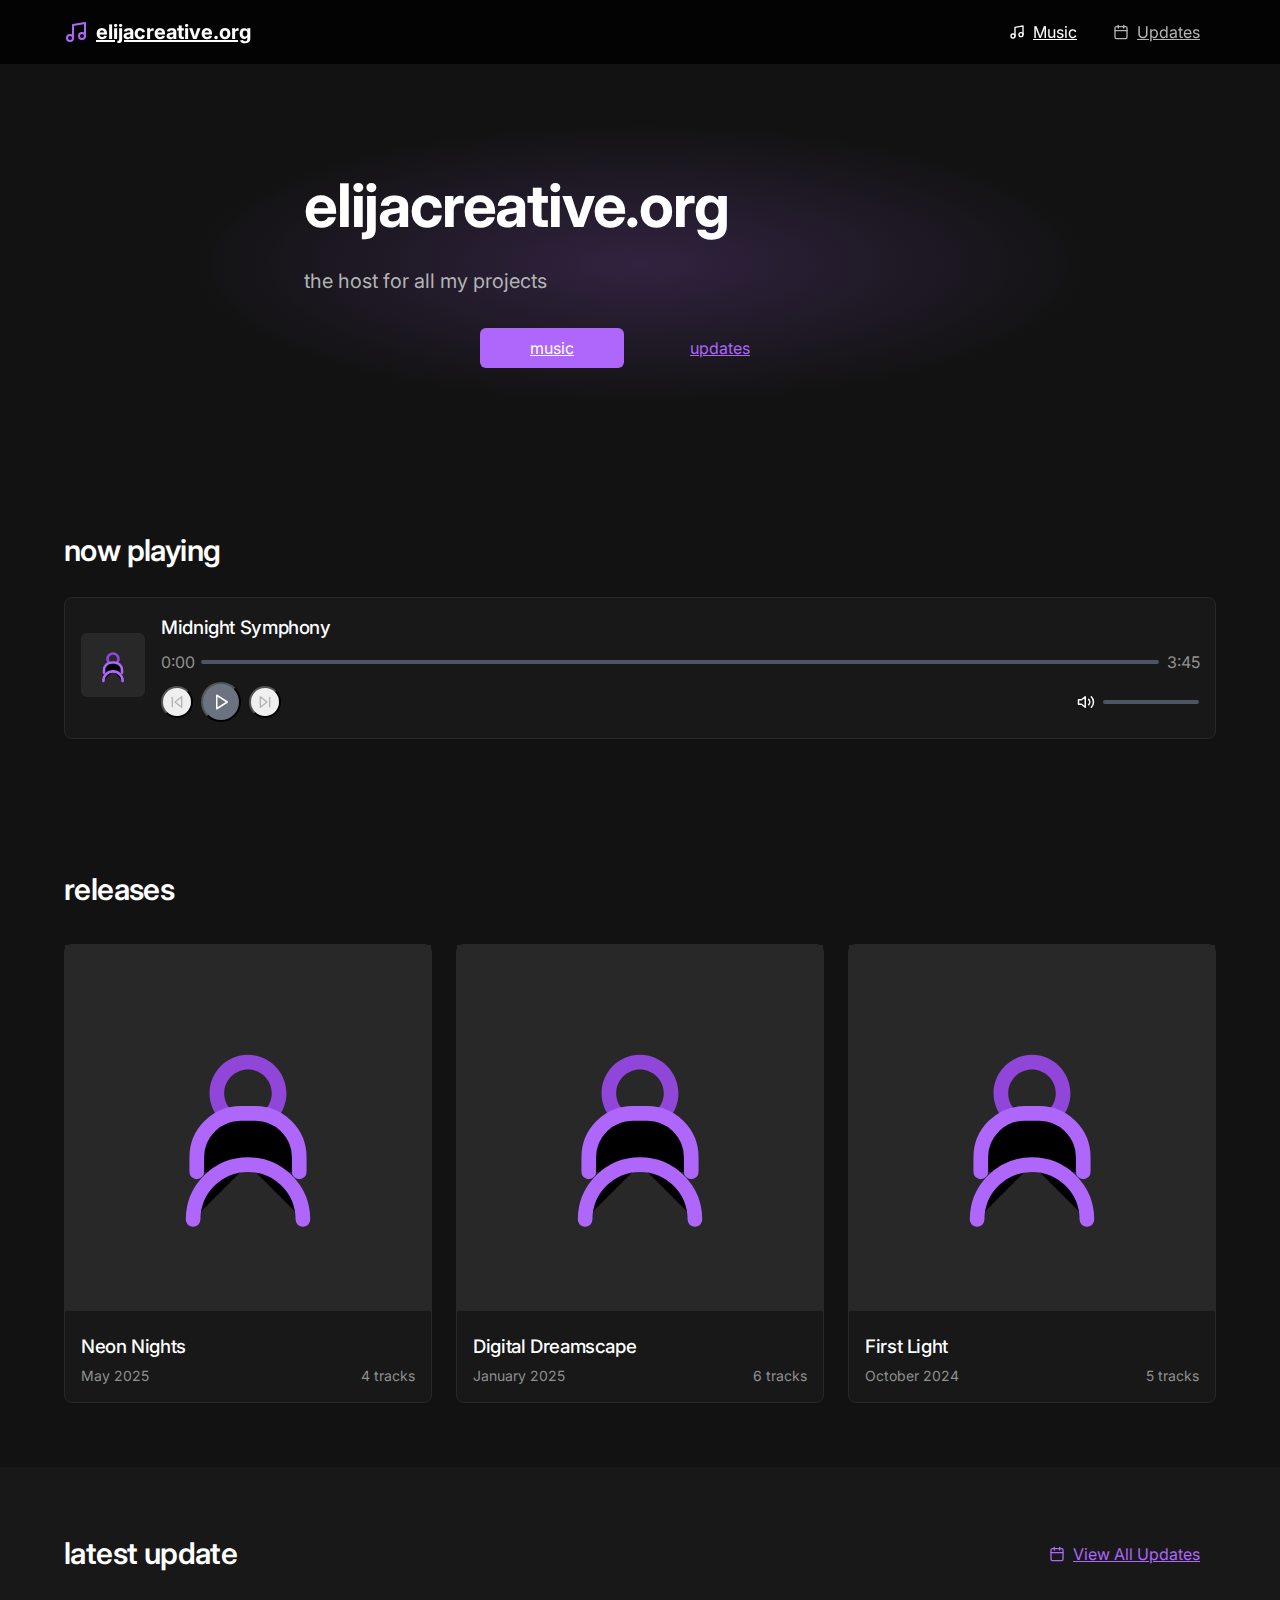
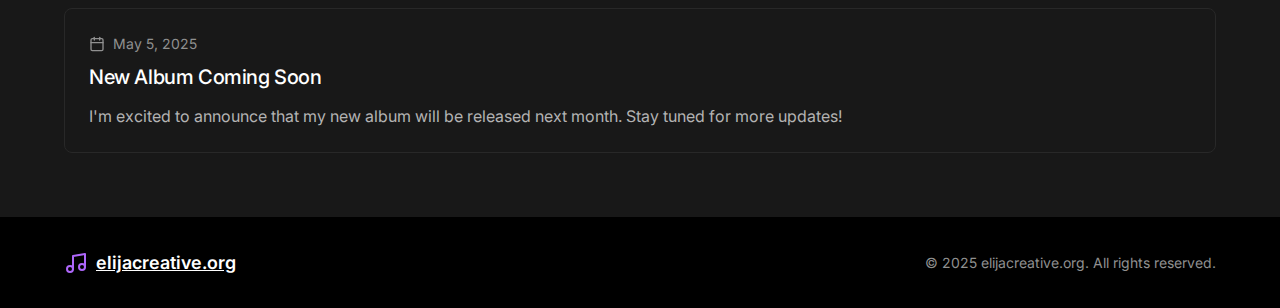
<file: static/index.html>
<!DOCTYPE html>
<html lang="en">
  <head>
    <meta charset="UTF-8" />
    <meta name="viewport" content="width=device-width, initial-scale=1.0" />
    <title>elijacreative.org - Music</title>
    <meta name="description" content="elijacreative.org - the host for all my projects" />
    <link rel="stylesheet" href="https://fonts.googleapis.com/css2?family=Inter:wght@300;400;500;600;700&display=swap">
    <link rel="stylesheet" href="css/styles.css">
  </head>
  <body class="bg-music-900 text-foreground font-sans">
    <div id="app" class="flex flex-col min-h-screen">
      <!-- Navigation -->
      <header class="sticky top-0 z-40 bg-black/80 backdrop-blur-lg border-b border-music-700">
        <div class="music-container flex items-center justify-between h-16">
          <div class="flex items-center">
            <a href="index.html" class="flex items-center space-x-2 text-xl font-bold text-white">
              <svg xmlns="http://www.w3.org/2000/svg" width="24" height="24" viewBox="0 0 24 24" fill="none" stroke="currentColor" stroke-width="2" stroke-linecap="round" stroke-linejoin="round" class="h-6 w-6 text-music-accent">
                <path d="M9 18V5l12-2v13"></path>
                <circle cx="6" cy="18" r="3"></circle>
                <circle cx="18" cy="16" r="3"></circle>
              </svg>
              <span>elijacreative.org</span>
            </a>
          </div>
          <!-- Desktop navigation -->
          <nav class="hidden md:flex items-center space-x-1">
            <a href="index.html" class="flex items-center text-white hover:bg-music-700 px-4 py-2 rounded-md">
              <svg xmlns="http://www.w3.org/2000/svg" width="16" height="16" viewBox="0 0 24 24" fill="none" stroke="currentColor" stroke-width="2" stroke-linecap="round" stroke-linejoin="round" class="w-4 h-4 mr-2">
                <path d="M9 18V5l12-2v13"></path>
                <circle cx="6" cy="18" r="3"></circle>
                <circle cx="18" cy="16" r="3"></circle>
              </svg>
              Music
            </a>
            <a href="updates.html" class="flex items-center text-music-300 hover:text-white hover:bg-music-700 px-4 py-2 rounded-md">
              <svg xmlns="http://www.w3.org/2000/svg" width="16" height="16" viewBox="0 0 24 24" fill="none" stroke="currentColor" stroke-width="2" stroke-linecap="round" stroke-linejoin="round" class="w-4 h-4 mr-2">
                <rect x="3" y="4" width="18" height="18" rx="2" ry="2"></rect>
                <line x1="16" y1="2" x2="16" y2="6"></line>
                <line x1="8" y1="2" x2="8" y2="6"></line>
                <line x1="3" y1="10" x2="21" y2="10"></line>
              </svg>
              Updates
            </a>
          </nav>

          <!-- Mobile menu button -->
          <div class="md:hidden">
            <button id="mobile-menu-button" class="text-music-300 hover:text-white p-2">
              <svg xmlns="http://www.w3.org/2000/svg" width="24" height="24" viewBox="0 0 24 24" fill="none" stroke="currentColor" stroke-width="2" stroke-linecap="round" stroke-linejoin="round">
                <line x1="3" y1="12" x2="21" y2="12"></line>
                <line x1="3" y1="6" x2="21" y2="6"></line>
                <line x1="3" y1="18" x2="21" y2="18"></line>
              </svg>
            </button>
          </div>

          <!-- Mobile navigation -->
          <div id="mobile-menu" class="md:hidden fixed inset-0 z-50 bg-black/90 backdrop-blur-lg hidden">
            <div class="flex justify-end p-4">
              <button id="close-mobile-menu" class="text-music-300 hover:text-white p-2">
                <svg xmlns="http://www.w3.org/2000/svg" width="24" height="24" viewBox="0 0 24 24" fill="none" stroke="currentColor" stroke-width="2" stroke-linecap="round" stroke-linejoin="round">
                  <line x1="18" y1="6" x2="6" y2="18"></line>
                  <line x1="6" y1="6" x2="18" y2="18"></line>
                </svg>
              </button>
            </div>
            <nav class="flex flex-col items-center justify-center h-full space-y-8">
              <a href="index.html" class="flex items-center text-2xl font-medium text-white hover:text-white transition-colors">
                <svg xmlns="http://www.w3.org/2000/svg" width="24" height="24" viewBox="0 0 24 24" fill="none" stroke="currentColor" stroke-width="2" stroke-linecap="round" stroke-linejoin="round" class="mr-3">
                  <path d="M9 18V5l12-2v13"></path>
                  <circle cx="6" cy="18" r="3"></circle>
                  <circle cx="18" cy="16" r="3"></circle>
                </svg>
                Music
              </a>
              <a href="updates.html" class="flex items-center text-2xl font-medium text-music-300 hover:text-white transition-colors">
                <svg xmlns="http://www.w3.org/2000/svg" width="24" height="24" viewBox="0 0 24 24" fill="none" stroke="currentColor" stroke-width="2" stroke-linecap="round" stroke-linejoin="round" class="mr-3">
                  <rect x="3" y="4" width="18" height="18" rx="2" ry="2"></rect>
                  <line x1="16" y1="2" x2="16" y2="6"></line>
                  <line x1="8" y1="2" x2="8" y2="6"></line>
                  <line x1="3" y1="10" x2="21" y2="10"></line>
                </svg>
                Updates
              </a>
            </nav>
          </div>
        </div>
      </header>

      <!-- Main Content -->
      <main class="flex-grow">
        <!-- Hero section -->
        <section class="relative bg-gradient-radial from-music-accent/20 via-transparent to-transparent">
          <div class="music-container py-16 md:py-24">
            <div class="max-w-2xl mx-auto text-center">
              <h1 class="text-4xl md:text-5xl lg:text-6xl font-bold mb-4 text-white animate-fade-in">elijacreative.org</h1>
              <p class="text-xl text-music-300 mb-8 animate-fade-in animation-delay-200">the host for all my projects</p>
              <div class="flex justify-center space-x-4 animate-fade-in animation-delay-400">
                <a href="#" class="bg-music-accent hover:bg-music-accent-hover text-white px-[50px] h-10 flex items-center justify-center rounded-md">music</a>
                <a href="updates.html" class="border-music-accent text-music-accent hover:bg-music-accent/10 px-[50px] h-10 flex items-center justify-center rounded-md border">updates</a>
              </div>
            </div>
          </div>
          <!-- Decorative elements -->
          <div class="absolute top-1/4 left-1/3 w-64 h-64 rounded-full bg-music-accent/10 blur-3xl -z-10"></div>
          <div class="absolute bottom-1/3 right-1/4 w-48 h-48 rounded-full bg-music-secondary/10 blur-3xl -z-10"></div>
        </section>

        <!-- Featured music player -->
        <section class="music-container py-16">
          <h2 class="text-2xl md:text-3xl font-semibold mb-6 text-white">now playing</h2>
          <div class="music-card p-4 w-full">
            <div class="flex items-center space-x-4">
              <div class="flex-shrink-0">
                <img 
                  src="placeholder.svg" 
                  alt="Midnight Symphony"
                  class="w-16 h-16 object-cover rounded-md"
                >
              </div>
              <div class="flex-grow">
                <h3 class="text-white font-medium truncate">Midnight Symphony</h3>
                <div class="flex items-center mt-2">
                  <span class="text-xs text-music-400 w-8">0:00</span>
                  <div class="mx-2 w-full bg-gray-600 h-1 rounded-full">
                    <div class="bg-white h-1 rounded-full" style="width: 0%"></div>
                  </div>
                  <span class="text-xs text-music-400 w-8">3:45</span>
                </div>
                <div class="flex items-center justify-between mt-2">
                  <div class="flex items-center space-x-2">
                    <button class="text-music-300 hover:text-white hover:bg-music-700 rounded-full h-8 w-8 flex items-center justify-center">
                      <svg xmlns="http://www.w3.org/2000/svg" width="16" height="16" viewBox="0 0 24 24" fill="none" stroke="currentColor" stroke-width="2" stroke-linecap="round" stroke-linejoin="round">
                        <polygon points="19 20 9 12 19 4 19 20"></polygon>
                        <line x1="5" y1="19" x2="5" y2="5"></line>
                      </svg>
                    </button>
                    <button id="play-button" class="bg-gray-500 hover:bg-gray-600 text-white rounded-full h-10 w-10 flex items-center justify-center">
                      <svg xmlns="http://www.w3.org/2000/svg" width="18" height="18" viewBox="0 0 24 24" fill="none" stroke="currentColor" stroke-width="2" stroke-linecap="round" stroke-linejoin="round" class="ml-0.5">
                        <polygon points="5 3 19 12 5 21 5 3"></polygon>
                      </svg>
                    </button>
                    <button class="text-music-300 hover:text-white hover:bg-music-700 rounded-full h-8 w-8 flex items-center justify-center">
                      <svg xmlns="http://www.w3.org/2000/svg" width="16" height="16" viewBox="0 0 24 24" fill="none" stroke="currentColor" stroke-width="2" stroke-linecap="round" stroke-linejoin="round">
                        <polygon points="5 4 15 12 5 20 5 4"></polygon>
                        <line x1="19" y1="5" x2="19" y2="19"></line>
                      </svg>
                    </button>
                  </div>
                  <div class="flex items-center space-x-2">
                    <svg xmlns="http://www.w3.org/2000/svg" width="18" height="18" viewBox="0 0 24 24" fill="none" stroke="currentColor" stroke-width="2" stroke-linecap="round" stroke-linejoin="round">
                      <polygon points="11 5 6 9 2 9 2 15 6 15 11 19 11 5"></polygon>
                      <path d="M19.07 4.93a10 10 0 0 1 0 14.14M15.54 8.46a5 5 0 0 1 0 7.07"></path>
                    </svg>
                    <div class="w-24 bg-gray-600 h-1 rounded-full">
                      <div class="bg-white h-1 rounded-full" style="width: 70%"></div>
                    </div>
                  </div>
                </div>
              </div>
            </div>
          </div>
        </section>

        <!-- Music releases -->
        <section class="music-container py-16">
          <div class="flex justify-between items-center mb-8">
            <h2 class="text-2xl md:text-3xl font-semibold text-white">releases</h2>
          </div>
          <div class="grid grid-cols-1 sm:grid-cols-2 lg:grid-cols-3 gap-6">
            <div class="music-card overflow-hidden group">
              <div class="relative">
                <img src="placeholder.svg" alt="Neon Nights" class="w-full aspect-square object-cover">
                <div class="absolute inset-0 bg-black/60 opacity-0 group-hover:opacity-100 flex items-center justify-center transition-opacity duration-300">
                  <button class="bg-music-accent hover:bg-music-accent-hover rounded-full px-4 py-2 text-white flex items-center">
                    <svg xmlns="http://www.w3.org/2000/svg" width="16" height="16" viewBox="0 0 24 24" fill="none" stroke="currentColor" stroke-width="2" stroke-linecap="round" stroke-linejoin="round" class="mr-1">
                      <polygon points="5 3 19 12 5 21 5 3"></polygon>
                    </svg>
                    Play
                  </button>
                </div>
              </div>
              <div class="p-4">
                <h3 class="text-white font-medium truncate">Neon Nights</h3>
                <div class="flex justify-between mt-1">
                  <span class="text-sm text-music-400">May 2025</span>
                  <span class="text-sm text-music-400">4 tracks</span>
                </div>
              </div>
            </div>
            <div class="music-card overflow-hidden group">
              <div class="relative">
                <img src="placeholder.svg" alt="Digital Dreamscape" class="w-full aspect-square object-cover">
                <div class="absolute inset-0 bg-black/60 opacity-0 group-hover:opacity-100 flex items-center justify-center transition-opacity duration-300">
                  <button class="bg-music-accent hover:bg-music-accent-hover rounded-full px-4 py-2 text-white flex items-center">
                    <svg xmlns="http://www.w3.org/2000/svg" width="16" height="16" viewBox="0 0 24 24" fill="none" stroke="currentColor" stroke-width="2" stroke-linecap="round" stroke-linejoin="round" class="mr-1">
                      <polygon points="5 3 19 12 5 21 5 3"></polygon>
                    </svg>
                    Play
                  </button>
                </div>
              </div>
              <div class="p-4">
                <h3 class="text-white font-medium truncate">Digital Dreamscape</h3>
                <div class="flex justify-between mt-1">
                  <span class="text-sm text-music-400">January 2025</span>
                  <span class="text-sm text-music-400">6 tracks</span>
                </div>
              </div>
            </div>
            <div class="music-card overflow-hidden group">
              <div class="relative">
                <img src="placeholder.svg" alt="First Light" class="w-full aspect-square object-cover">
                <div class="absolute inset-0 bg-black/60 opacity-0 group-hover:opacity-100 flex items-center justify-center transition-opacity duration-300">
                  <button class="bg-music-accent hover:bg-music-accent-hover rounded-full px-4 py-2 text-white flex items-center">
                    <svg xmlns="http://www.w3.org/2000/svg" width="16" height="16" viewBox="0 0 24 24" fill="none" stroke="currentColor" stroke-width="2" stroke-linecap="round" stroke-linejoin="round" class="mr-1">
                      <polygon points="5 3 19 12 5 21 5 3"></polygon>
                    </svg>
                    Play
                  </button>
                </div>
              </div>
              <div class="p-4">
                <h3 class="text-white font-medium truncate">First Light</h3>
                <div class="flex justify-between mt-1">
                  <span class="text-sm text-music-400">October 2024</span>
                  <span class="text-sm text-music-400">5 tracks</span>
                </div>
              </div>
            </div>
          </div>
        </section>

        <!-- Latest update preview -->
        <section class="bg-music-800 border-y border-music-700 py-16">
          <div class="music-container">
            <div class="flex flex-col md:flex-row justify-between items-start md:items-center mb-8">
              <h2 class="text-2xl md:text-3xl font-semibold text-white mb-4 md:mb-0">latest update</h2>
              <a href="updates.html" class="border-music-accent text-music-accent hover:bg-music-accent/10 border px-4 py-2 rounded-md flex items-center">
                <svg xmlns="http://www.w3.org/2000/svg" width="16" height="16" viewBox="0 0 24 24" fill="none" stroke="currentColor" stroke-width="2" stroke-linecap="round" stroke-linejoin="round" class="mr-2">
                  <rect x="3" y="4" width="18" height="18" rx="2" ry="2"></rect>
                  <line x1="16" y1="2" x2="16" y2="6"></line>
                  <line x1="8" y1="2" x2="8" y2="6"></line>
                  <line x1="3" y1="10" x2="21" y2="10"></line>
                </svg>
                View All Updates
              </a>
            </div>
            
            <div class="music-card p-6">
              <div class="flex items-center space-x-2 text-music-400 mb-2">
                <svg xmlns="http://www.w3.org/2000/svg" width="16" height="16" viewBox="0 0 24 24" fill="none" stroke="currentColor" stroke-width="2" stroke-linecap="round" stroke-linejoin="round">
                  <rect x="3" y="4" width="18" height="18" rx="2" ry="2"></rect>
                  <line x1="16" y1="2" x2="16" y2="6"></line>
                  <line x1="8" y1="2" x2="8" y2="6"></line>
                  <line x1="3" y1="10" x2="21" y2="10"></line>
                </svg>
                <span class="text-sm">May 5, 2025</span>
              </div>
              <h3 class="text-xl font-medium text-white mb-3">New Album Coming Soon</h3>
              <p class="text-music-300">I'm excited to announce that my new album will be released next month. Stay tuned for more updates!</p>
            </div>
          </div>
        </section>
      </main>

      <!-- Footer -->
      <footer class="bg-black py-8 border-t border-music-700">
        <div class="music-container">
          <div class="flex flex-col md:flex-row justify-between items-center">
            <div class="flex items-center mb-4 md:mb-0">
              <a href="index.html" class="flex items-center text-white">
                <svg xmlns="http://www.w3.org/2000/svg" width="24" height="24" viewBox="0 0 24 24" fill="none" stroke="currentColor" stroke-width="2" stroke-linecap="round" stroke-linejoin="round" class="text-music-accent mr-2">
                  <path d="M9 18V5l12-2v13"></path>
                  <circle cx="6" cy="18" r="3"></circle>
                  <circle cx="18" cy="16" r="3"></circle>
                </svg>
                <span class="text-lg font-semibold">elijacreative.org</span>
              </a>
            </div>
            <div>
              <p class="text-sm text-music-400">&copy; 2025 elijacreative.org. All rights reserved.</p>
            </div>
          </div>
        </div>
      </footer>
    </div>

    <script src="js/main.js"></script>
  </body>
</html>
</file>
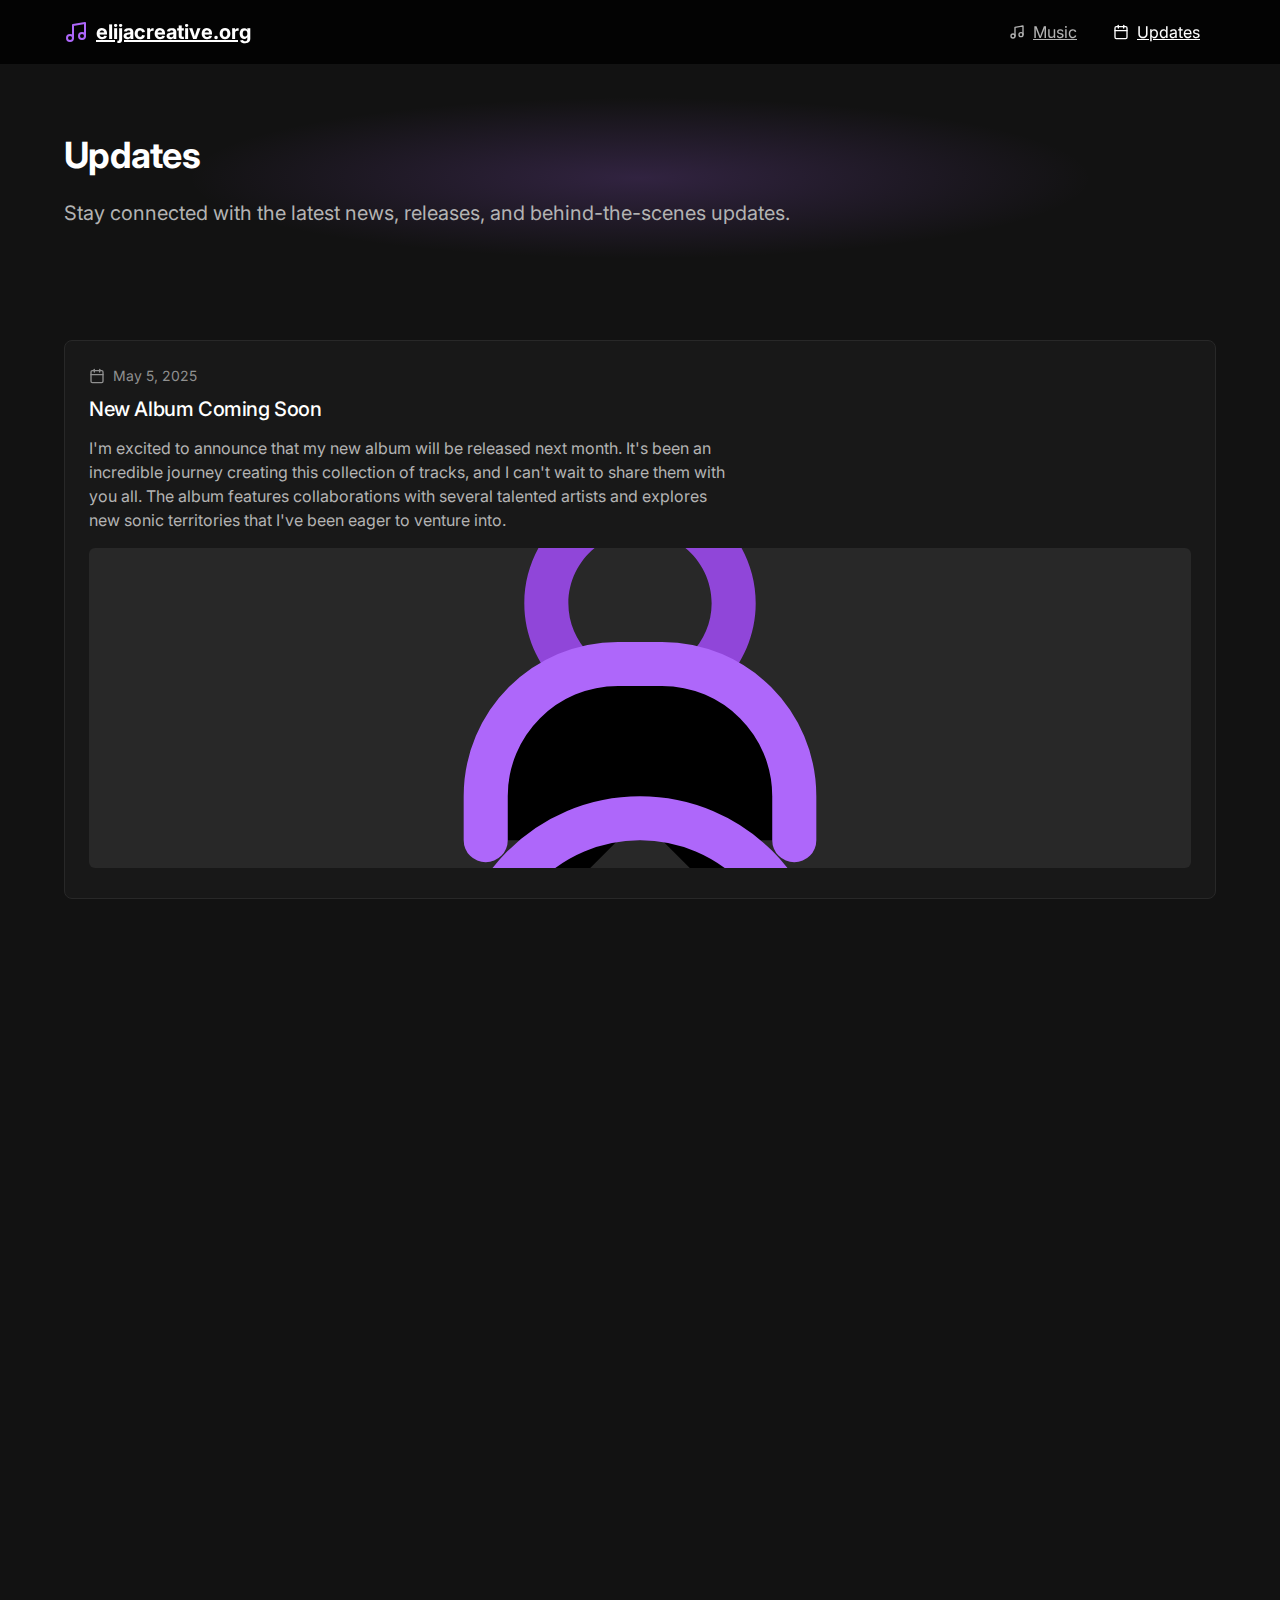
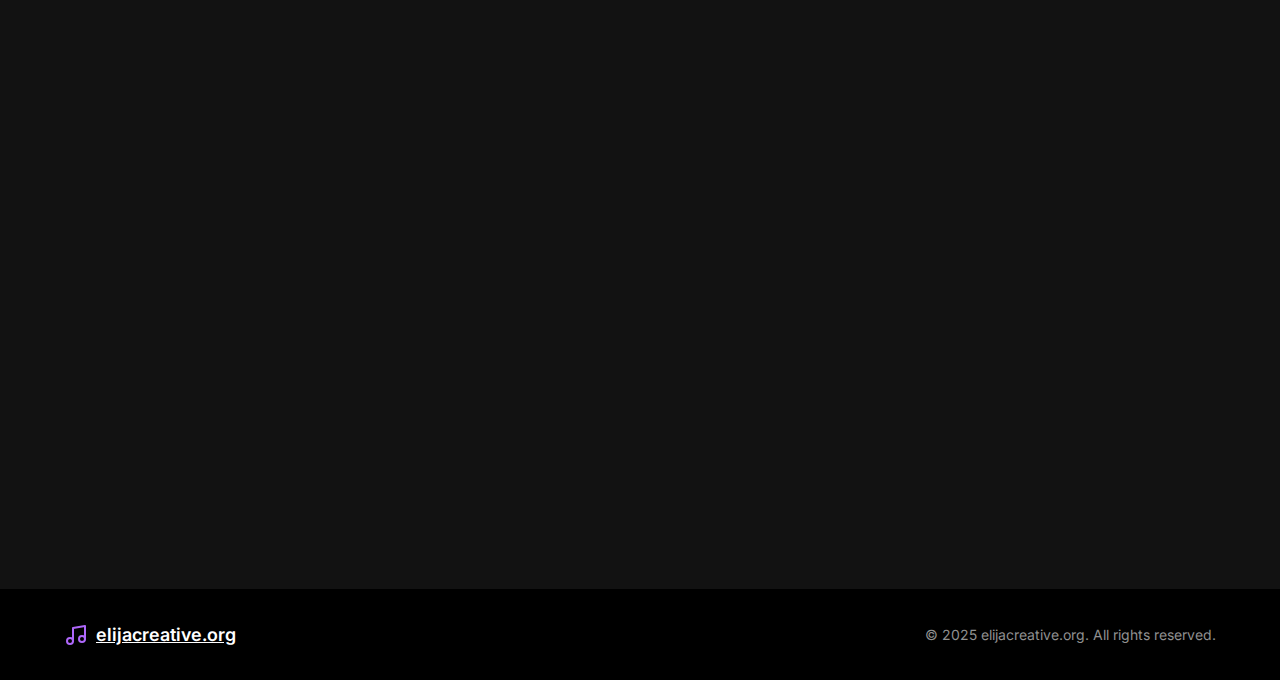
<file: static/updates.html>
<!DOCTYPE html>
<html lang="en">
  <head>
    <meta charset="UTF-8" />
    <meta name="viewport" content="width=device-width, initial-scale=1.0" />
    <title>Updates - elijacreative.org</title>
    <meta name="description" content="Latest updates and news from elijacreative.org" />
    <link rel="stylesheet" href="https://fonts.googleapis.com/css2?family=Inter:wght@300;400;500;600;700&display=swap">
    <link rel="stylesheet" href="css/styles.css">
  </head>
  <body class="bg-music-900 text-foreground font-sans">
    <div id="app" class="flex flex-col min-h-screen">
      <!-- Navigation -->
      <header class="sticky top-0 z-40 bg-black/80 backdrop-blur-lg border-b border-music-700">
        <div class="music-container flex items-center justify-between h-16">
          <div class="flex items-center">
            <a href="index.html" class="flex items-center space-x-2 text-xl font-bold text-white">
              <svg xmlns="http://www.w3.org/2000/svg" width="24" height="24" viewBox="0 0 24 24" fill="none" stroke="currentColor" stroke-width="2" stroke-linecap="round" stroke-linejoin="round" class="h-6 w-6 text-music-accent">
                <path d="M9 18V5l12-2v13"></path>
                <circle cx="6" cy="18" r="3"></circle>
                <circle cx="18" cy="16" r="3"></circle>
              </svg>
              <span>elijacreative.org</span>
            </a>
          </div>
          <!-- Desktop navigation -->
          <nav class="hidden md:flex items-center space-x-1">
            <a href="index.html" class="flex items-center text-music-300 hover:text-white hover:bg-music-700 px-4 py-2 rounded-md">
              <svg xmlns="http://www.w3.org/2000/svg" width="16" height="16" viewBox="0 0 24 24" fill="none" stroke="currentColor" stroke-width="2" stroke-linecap="round" stroke-linejoin="round" class="w-4 h-4 mr-2">
                <path d="M9 18V5l12-2v13"></path>
                <circle cx="6" cy="18" r="3"></circle>
                <circle cx="18" cy="16" r="3"></circle>
              </svg>
              Music
            </a>
            <a href="updates.html" class="flex items-center text-white hover:bg-music-700 px-4 py-2 rounded-md">
              <svg xmlns="http://www.w3.org/2000/svg" width="16" height="16" viewBox="0 0 24 24" fill="none" stroke="currentColor" stroke-width="2" stroke-linecap="round" stroke-linejoin="round" class="w-4 h-4 mr-2">
                <rect x="3" y="4" width="18" height="18" rx="2" ry="2"></rect>
                <line x1="16" y1="2" x2="16" y2="6"></line>
                <line x1="8" y1="2" x2="8" y2="6"></line>
                <line x1="3" y1="10" x2="21" y2="10"></line>
              </svg>
              Updates
            </a>
          </nav>

          <!-- Mobile menu button -->
          <div class="md:hidden">
            <button id="mobile-menu-button" class="text-music-300 hover:text-white p-2">
              <svg xmlns="http://www.w3.org/2000/svg" width="24" height="24" viewBox="0 0 24 24" fill="none" stroke="currentColor" stroke-width="2" stroke-linecap="round" stroke-linejoin="round">
                <line x1="3" y1="12" x2="21" y2="12"></line>
                <line x1="3" y1="6" x2="21" y2="6"></line>
                <line x1="3" y1="18" x2="21" y2="18"></line>
              </svg>
            </button>
          </div>

          <!-- Mobile navigation -->
          <div id="mobile-menu" class="md:hidden fixed inset-0 z-50 bg-black/90 backdrop-blur-lg hidden">
            <div class="flex justify-end p-4">
              <button id="close-mobile-menu" class="text-music-300 hover:text-white p-2">
                <svg xmlns="http://www.w3.org/2000/svg" width="24" height="24" viewBox="0 0 24 24" fill="none" stroke="currentColor" stroke-width="2" stroke-linecap="round" stroke-linejoin="round">
                  <line x1="18" y1="6" x2="6" y2="18"></line>
                  <line x1="6" y1="6" x2="18" y2="18"></line>
                </svg>
              </button>
            </div>
            <nav class="flex flex-col items-center justify-center h-full space-y-8">
              <a href="index.html" class="flex items-center text-2xl font-medium text-music-300 hover:text-white transition-colors">
                <svg xmlns="http://www.w3.org/2000/svg" width="24" height="24" viewBox="0 0 24 24" fill="none" stroke="currentColor" stroke-width="2" stroke-linecap="round" stroke-linejoin="round" class="mr-3">
                  <path d="M9 18V5l12-2v13"></path>
                  <circle cx="6" cy="18" r="3"></circle>
                  <circle cx="18" cy="16" r="3"></circle>
                </svg>
                Music
              </a>
              <a href="updates.html" class="flex items-center text-2xl font-medium text-white hover:text-white transition-colors">
                <svg xmlns="http://www.w3.org/2000/svg" width="24" height="24" viewBox="0 0 24 24" fill="none" stroke="currentColor" stroke-width="2" stroke-linecap="round" stroke-linejoin="round" class="mr-3">
                  <rect x="3" y="4" width="18" height="18" rx="2" ry="2"></rect>
                  <line x1="16" y1="2" x2="16" y2="6"></line>
                  <line x1="8" y1="2" x2="8" y2="6"></line>
                  <line x1="3" y1="10" x2="21" y2="10"></line>
                </svg>
                Updates
              </a>
            </nav>
          </div>
        </div>
      </header>

      <!-- Main Content -->
      <main class="flex-grow">
        <!-- Header -->
        <section class="bg-gradient-radial from-music-accent/20 via-transparent to-transparent">
          <div class="music-container py-12 md:py-16">
            <h1 class="text-3xl md:text-4xl font-bold text-white mb-4">Updates</h1>
            <p class="text-xl text-music-300">
              Stay connected with the latest news, releases, and behind-the-scenes updates.
            </p>
          </div>
        </section>

        <!-- Updates content -->
        <section class="music-container py-12">
          <div class="space-y-8">
            <div class="music-card p-6 opacity-0 animate-fade-in" style="animation-delay: 100ms">
              <div class="flex items-center space-x-2 text-music-400 mb-2">
                <svg xmlns="http://www.w3.org/2000/svg" width="16" height="16" viewBox="0 0 24 24" fill="none" stroke="currentColor" stroke-width="2" stroke-linecap="round" stroke-linejoin="round">
                  <rect x="3" y="4" width="18" height="18" rx="2" ry="2"></rect>
                  <line x1="16" y1="2" x2="16" y2="6"></line>
                  <line x1="8" y1="2" x2="8" y2="6"></line>
                  <line x1="3" y1="10" x2="21" y2="10"></line>
                </svg>
                <span class="text-sm">May 5, 2025</span>
              </div>
              <h3 class="text-xl font-medium text-white mb-3">New Album Coming Soon</h3>
              <div class="prose prose-invert max-w-none">
                <p class="text-music-300">I'm excited to announce that my new album will be released next month. It's been an incredible journey creating this collection of tracks, and I can't wait to share them with you all. The album features collaborations with several talented artists and explores new sonic territories that I've been eager to venture into.</p>
              </div>
              <div class="mt-4">
                <img 
                  src="placeholder.svg" 
                  alt="New Album Coming Soon"
                  class="rounded-md w-full object-cover max-h-80"
                >
              </div>
            </div>

            <div class="music-card p-6 opacity-0 animate-fade-in" style="animation-delay: 200ms">
              <div class="flex items-center space-x-2 text-music-400 mb-2">
                <svg xmlns="http://www.w3.org/2000/svg" width="16" height="16" viewBox="0 0 24 24" fill="none" stroke="currentColor" stroke-width="2" stroke-linecap="round" stroke-linejoin="round">
                  <rect x="3" y="4" width="18" height="18" rx="2" ry="2"></rect>
                  <line x1="16" y1="2" x2="16" y2="6"></line>
                  <line x1="8" y1="2" x2="8" y2="6"></line>
                  <line x1="3" y1="10" x2="21" y2="10"></line>
                </svg>
                <span class="text-sm">April 20, 2025</span>
              </div>
              <h3 class="text-xl font-medium text-white mb-3">Studio Session Complete</h3>
              <div class="prose prose-invert max-w-none">
                <p class="text-music-300">Just wrapped up an incredible studio session for the upcoming album. The energy was amazing, and we created some of my best work yet. Special thanks to everyone involved in making this happen. The mixing process starts next week!</p>
              </div>
            </div>

            <div class="music-card p-6 opacity-0 animate-fade-in" style="animation-delay: 300ms">
              <div class="flex items-center space-x-2 text-music-400 mb-2">
                <svg xmlns="http://www.w3.org/2000/svg" width="16" height="16" viewBox="0 0 24 24" fill="none" stroke="currentColor" stroke-width="2" stroke-linecap="round" stroke-linejoin="round">
                  <rect x="3" y="4" width="18" height="18" rx="2" ry="2"></rect>
                  <line x1="16" y1="2" x2="16" y2="6"></line>
                  <line x1="8" y1="2" x2="8" y2="6"></line>
                  <line x1="3" y1="10" x2="21" y2="10"></line>
                </svg>
                <span class="text-sm">March 15, 2025</span>
              </div>
              <h3 class="text-xl font-medium text-white mb-3">Live Performance Announced</h3>
              <div class="prose prose-invert max-w-none">
                <p class="text-music-300">I'm thrilled to announce that I'll be performing live at Soundwave Festival this summer. This will be my first live performance showcasing the new material, and I'm looking forward to seeing everyone there. Tickets go on sale next week!</p>
              </div>
              <div class="mt-4">
                <img 
                  src="placeholder.svg" 
                  alt="Live Performance Announced"
                  class="rounded-md w-full object-cover max-h-80"
                >
              </div>
            </div>

            <div class="music-card p-6 opacity-0 animate-fade-in" style="animation-delay: 400ms">
              <div class="flex items-center space-x-2 text-music-400 mb-2">
                <svg xmlns="http://www.w3.org/2000/svg" width="16" height="16" viewBox="0 0 24 24" fill="none" stroke="currentColor" stroke-width="2" stroke-linecap="round" stroke-linejoin="round">
                  <rect x="3" y="4" width="18" height="18" rx="2" ry="2"></rect>
                  <line x1="16" y1="2" x2="16" y2="6"></line>
                  <line x1="8" y1="2" x2="8" y2="6"></line>
                  <line x1="3" y1="10" x2="21" y2="10"></line>
                </svg>
                <span class="text-sm">February 28, 2025</span>
              </div>
              <h3 class="text-xl font-medium text-white mb-3">New Single Released</h3>
              <div class="prose prose-invert max-w-none">
                <p class="text-music-300">My latest single 'Midnight Symphony' is now available on all streaming platforms. This track represents a new direction in my sound, combining electronic elements with orchestral arrangements. Check it out and let me know what you think!</p>
              </div>
            </div>

            <div class="music-card p-6 opacity-0 animate-fade-in" style="animation-delay: 500ms">
              <div class="flex items-center space-x-2 text-music-400 mb-2">
                <svg xmlns="http://www.w3.org/2000/svg" width="16" height="16" viewBox="0 0 24 24" fill="none" stroke="currentColor" stroke-width="2" stroke-linecap="round" stroke-linejoin="round">
                  <rect x="3" y="4" width="18" height="18" rx="2" ry="2"></rect>
                  <line x1="16" y1="2" x2="16" y2="6"></line>
                  <line x1="8" y1="2" x2="8" y2="6"></line>
                  <line x1="3" y1="10" x2="21" y2="10"></line>
                </svg>
                <span class="text-sm">January 10, 2025</span>
              </div>
              <h3 class="text-xl font-medium text-white mb-3">Production Diary: Week One</h3>
              <div class="prose prose-invert max-w-none">
                <p class="text-music-300">I've started documenting my production process for the new album. Week one has been all about creating sketches and exploring different sound palettes. I'm finding inspiration in unexpected places and excited about the direction things are heading.</p>
              </div>
            </div>
          </div>
        </section>
      </main>

      <!-- Footer -->
      <footer class="bg-black py-8 border-t border-music-700">
        <div class="music-container">
          <div class="flex flex-col md:flex-row justify-between items-center">
            <div class="flex items-center mb-4 md:mb-0">
              <a href="index.html" class="flex items-center text-white">
                <svg xmlns="http://www.w3.org/2000/svg" width="24" height="24" viewBox="0 0 24 24" fill="none" stroke="currentColor" stroke-width="2" stroke-linecap="round" stroke-linejoin="round" class="text-music-accent mr-2">
                  <path d="M9 18V5l12-2v13"></path>
                  <circle cx="6" cy="18" r="3"></circle>
                  <circle cx="18" cy="16" r="3"></circle>
                </svg>
                <span class="text-lg font-semibold">elijacreative.org</span>
              </a>
            </div>
            <div>
              <p class="text-sm text-music-400">&copy; 2025 elijacreative.org. All rights reserved.</p>
            </div>
          </div>
        </div>
      </footer>
    </div>

    <script src="js/main.js"></script>
  </body>
</html>
</file>
<file: static/css/styles.css>
/* Base styles */
:root {
  --background: 260 10% 8%;
  --foreground: 0 0% 98%;
  --card: 260 10% 10%;
  --card-foreground: 0 0% 98%;
  --popover: 260 10% 8%;
  --popover-foreground: 0 0% 98%;
  --primary: 270 95% 75%;
  --primary-foreground: 0 0% 100%;
  --secondary: 150 80% 55%;
  --secondary-foreground: 0 0% 100%;
  --muted: 260 10% 20%;
  --muted-foreground: 240 5% 64.9%;
  --accent: 270 95% 75%;
  --accent-foreground: 0 0% 100%;
  --destructive: 0 62.8% 30.6%;
  --destructive-foreground: 0 0% 98%;
  --border: 260 10% 20%;
  --input: 260 10% 20%;
  --ring: 270 95% 75%;
  --radius: 0.5rem;
}

* {
  box-sizing: border-box;
  margin: 0;
  padding: 0;
}

body {
  background-color: #121212; /* bg-music-900 */
  color: hsl(0, 0%, 98%);
  font-family: 'Inter', sans-serif;
  line-height: 1.5;
}

h1, h2, h3, h4, h5, h6 {
  font-weight: 500;
  letter-spacing: -0.02em;
}

/* Layout utilities */
.flex {
  display: flex;
}

.flex-col {
  flex-direction: column;
}

.flex-grow {
  flex-grow: 1;
}

.flex-shrink-0 {
  flex-shrink: 0;
}

.items-center {
  align-items: center;
}

.items-start {
  align-items: flex-start;
}

.justify-center {
  justify-content: center;
}

.justify-between {
  justify-content: space-between;
}

.space-x-1 > * + * {
  margin-left: 0.25rem;
}

.space-x-2 > * + * {
  margin-left: 0.5rem;
}

.space-x-4 > * + * {
  margin-left: 1rem;
}

.space-y-2 > * + * {
  margin-top: 0.5rem;
}

.space-y-8 > * + * {
  margin-top: 2rem;
}

.min-h-screen {
  min-height: 100vh;
}

/* Container */
.music-container {
  max-width: 1200px;
  margin-left: auto;
  margin-right: auto;
  padding-left: 1rem;
  padding-right: 1rem;
}

@media (min-width: 768px) {
  .music-container {
    padding-left: 1.5rem;
    padding-right: 1.5rem;
  }
}

/* Typography */
.text-sm {
  font-size: 0.875rem;
}

.text-base {
  font-size: 1rem;
}

.text-lg {
  font-size: 1.125rem;
}

.text-xl {
  font-size: 1.25rem;
}

.text-2xl {
  font-size: 1.5rem;
}

.text-3xl {
  font-size: 1.875rem;
}

.text-4xl {
  font-size: 2.25rem;
}

.text-5xl {
  font-size: 3rem;
}

.text-6xl {
  font-size: 3.75rem;
}

.font-medium {
  font-weight: 500;
}

.font-semibold {
  font-weight: 600;
}

.font-bold {
  font-weight: 700;
}

.truncate {
  overflow: hidden;
  text-overflow: ellipsis;
  white-space: nowrap;
}

/* Colors */
.bg-black {
  background-color: #000000;
}

.bg-music-900 {
  background-color: #121212;
}

.bg-music-800 {
  background-color: #181818;
}

.bg-music-700 {
  background-color: #282828;
}

.bg-music-accent {
  background-color: #ae67fa;
}

.bg-music-accent-hover {
  background-color: #9046d9;
}

.text-white {
  color: #ffffff;
}

.text-music-300 {
  color: #b3b3b3;
}

.text-music-400 {
  color: #909090;
}

.text-music-accent {
  color: #ae67fa;
}

.border-music-700 {
  border-color: #282828;
}

.border-music-accent {
  border-color: #ae67fa;
}

/* Card */
.music-card {
  background-color: #181818;  /* bg-music-800 */
  border: 1px solid #282828;  /* border-music-700 */
  border-radius: 0.5rem;
  transition: all 0.3s ease;
}

.music-card:hover {
  border-color: #404040;  /* border-music-600 */
}

/* Animations */
@keyframes fade-in {
  0% {
    opacity: 0;
    transform: translateY(10px);
  }
  100% {
    opacity: 1;
    transform: translateY(0);
  }
}

.animate-fade-in {
  animation: fade-in 0.5s ease-out forwards;
}

.animation-delay-200 {
  animation-delay: 200ms;
}

.animation-delay-400 {
  animation-delay: 400ms;
}

/* Backgrounds */
.bg-gradient-radial {
  background-image: radial-gradient(var(--tw-gradient-stops));
}

.from-music-accent\/20 {
  --tw-gradient-from: rgba(174, 103, 250, 0.2);
  --tw-gradient-stops: var(--tw-gradient-from), var(--tw-gradient-to, rgba(174, 103, 250, 0));
}

.via-transparent {
  --tw-gradient-stops: var(--tw-gradient-from), transparent, var(--tw-gradient-to, rgba(0, 0, 0, 0));
}

.to-transparent {
  --tw-gradient-to: transparent;
}

/* Positioning */
.relative {
  position: relative;
}

.absolute {
  position: absolute;
}

.sticky {
  position: sticky;
}

.top-0 {
  top: 0;
}

.bottom-1\/3 {
  bottom: 33.333333%;
}

.top-1\/4 {
  top: 25%;
}

.left-1\/3 {
  left: 33.333333%;
}

.right-1\/4 {
  right: 25%;
}

.inset-0 {
  top: 0;
  right: 0;
  bottom: 0;
  left: 0;
}

.z-40 {
  z-index: 40;
}

.z-50 {
  z-index: 50;
}

.-z-10 {
  z-index: -10;
}

/* Layout */
.hidden {
  display: none;
}

.block {
  display: block;
}

.inline-block {
  display: inline-block;
}

.h-1 {
  height: 0.25rem;
}

.h-4 {
  height: 1rem;
}

.h-6 {
  height: 1.5rem;
}

.h-8 {
  height: 2rem;
}

.h-10 {
  height: 2.5rem;
}

.h-16 {
  height: 4rem;
}

.h-full {
  height: 100%;
}

.w-4 {
  width: 1rem;
}

.w-6 {
  width: 1.5rem;
}

.w-8 {
  width: 2rem;
}

.w-10 {
  width: 2.5rem;
}

.w-16 {
  width: 4rem;
}

.w-24 {
  width: 6rem;
}

.w-48 {
  width: 12rem;
}

.w-64 {
  width: 16rem;
}

.w-full {
  width: 100%;
}

.max-w-2xl {
  max-width: 42rem;
}

.max-w-none {
  max-width: none;
}

.max-h-80 {
  max-height: 20rem;
}

/* Margins & Padding */
.m-1 {
  margin: 0.25rem;
}

.mx-2 {
  margin-left: 0.5rem;
  margin-right: 0.5rem;
}

.mx-auto {
  margin-left: auto;
  margin-right: auto;
}

.mb-2 {
  margin-bottom: 0.5rem;
}

.mb-3 {
  margin-bottom: 0.75rem;
}

.mb-4 {
  margin-bottom: 1rem;
}

.mb-6 {
  margin-bottom: 1.5rem;
}

.mb-8 {
  margin-bottom: 2rem;
}

.mr-1 {
  margin-right: 0.25rem;
}

.mr-2 {
  margin-right: 0.5rem;
}

.mr-3 {
  margin-right: 0.75rem;
}

.ml-0\.5 {
  margin-left: 0.125rem;
}

.ml-4 {
  margin-left: 1rem;
}

.mt-1 {
  margin-top: 0.25rem;
}

.mt-2 {
  margin-top: 0.5rem;
}

.mt-4 {
  margin-top: 1rem;
}

.p-2 {
  padding: 0.5rem;
}

.p-4 {
  padding: 1rem;
}

.p-6 {
  padding: 1.5rem;
}

.px-2 {
  padding-left: 0.5rem;
  padding-right: 0.5rem;
}

.px-4 {
  padding-left: 1rem;
  padding-right: 1rem;
}

.px-6 {
  padding-left: 1.5rem;
  padding-right: 1.5rem;
}

.px-\[50px\] {
  padding-left: 50px;
  padding-right: 50px;
}

.py-2 {
  padding-top: 0.5rem;
  padding-bottom: 0.5rem;
}

.py-8 {
  padding-top: 2rem;
  padding-bottom: 2rem;
}

.py-12 {
  padding-top: 3rem;
  padding-bottom: 3rem;
}

.py-16 {
  padding-top: 4rem;
  padding-bottom: 4rem;
}

.pl-4 {
  padding-left: 1rem;
}

/* Border */
.border {
  border-width: 1px;
}

.border-b {
  border-bottom-width: 1px;
}

.border-t {
  border-top-width: 1px;
}

.border-l {
  border-left-width: 1px;
}

.rounded-md {
  border-radius: 0.375rem;
}

.rounded-full {
  border-radius: 9999px;
}

/* Effects */
.backdrop-blur-lg {
  backdrop-filter: blur(16px);
}

.blur-3xl {
  filter: blur(64px);
}

.bg-black\/60 {
  background-color: rgba(0, 0, 0, 0.6);
}

.bg-black\/80 {
  background-color: rgba(0, 0, 0, 0.8);
}

.bg-black\/90 {
  background-color: rgba(0, 0, 0, 0.9);
}

.bg-music-accent\/10 {
  background-color: rgba(174, 103, 250, 0.1);
}

.bg-music-secondary\/10 {
  background-color: rgba(30, 215, 96, 0.1);
}

.hover\:bg-music-accent\/10:hover {
  background-color: rgba(174, 103, 250, 0.1);
}

.hover\:bg-music-700:hover {
  background-color: #282828;
}

.hover\:bg-gray-600:hover {
  background-color: #4B5563;
}

.hover\:bg-music-accent-hover:hover {
  background-color: #9046d9;
}

.hover\:text-white:hover {
  color: #ffffff;
}

/* Transition */
.transition-opacity {
  transition-property: opacity;
}

.transition-colors {
  transition-property: color, background-color, border-color;
}

.duration-300 {
  transition-duration: 300ms;
}

/* Opacity */
.opacity-0 {
  opacity: 0;
}

.group:hover .group-hover\:opacity-100 {
  opacity: 1;
}

/* Images */
.object-cover {
  object-fit: cover;
}

.aspect-square {
  aspect-ratio: 1 / 1;
}

/* Grid */
.grid {
  display: grid;
}

.grid-cols-1 {
  grid-template-columns: repeat(1, minmax(0, 1fr));
}

.gap-6 {
  gap: 1.5rem;
}

/* Responsive */
@media (min-width: 640px) {
  .sm\:grid-cols-2 {
    grid-template-columns: repeat(2, minmax(0, 1fr));
  }
}

@media (min-width: 768px) {
  .md\:flex {
    display: flex;
  }
  
  .md\:hidden {
    display: none;
  }
  
  .md\:flex-row {
    flex-direction: row;
  }
  
  .md\:items-center {
    align-items: center;
  }
  
  .md\:mb-0 {
    margin-bottom: 0;
  }
  
  .md\:py-16 {
    padding-top: 4rem;
    padding-bottom: 4rem;
  }
  
  .md\:py-24 {
    padding-top: 6rem;
    padding-bottom: 6rem;
  }
  
  .md\:text-3xl {
    font-size: 1.875rem;
  }
  
  .md\:text-4xl {
    font-size: 2.25rem;
  }
  
  .md\:text-sm {
    font-size: 0.875rem;
  }
}

@media (min-width: 1024px) {
  .lg\:grid-cols-3 {
    grid-template-columns: repeat(3, minmax(0, 1fr));
  }
  
  .lg\:text-6xl {
    font-size: 3.75rem;
  }
}

/* Other */
.prose {
  max-width: 65ch;
  color: #b3b3b3;  /* text-music-300 */
}

.prose-invert {
  --tw-prose-body: #b3b3b3;
  --tw-prose-headings: #ffffff;
  --tw-prose-links: #ae67fa;
}

/* Specialized classes */
.bg-gray-500 {
  background-color: #6B7280;
}

.bg-gray-600 {
  background-color: #4B5563;
}
</file>
